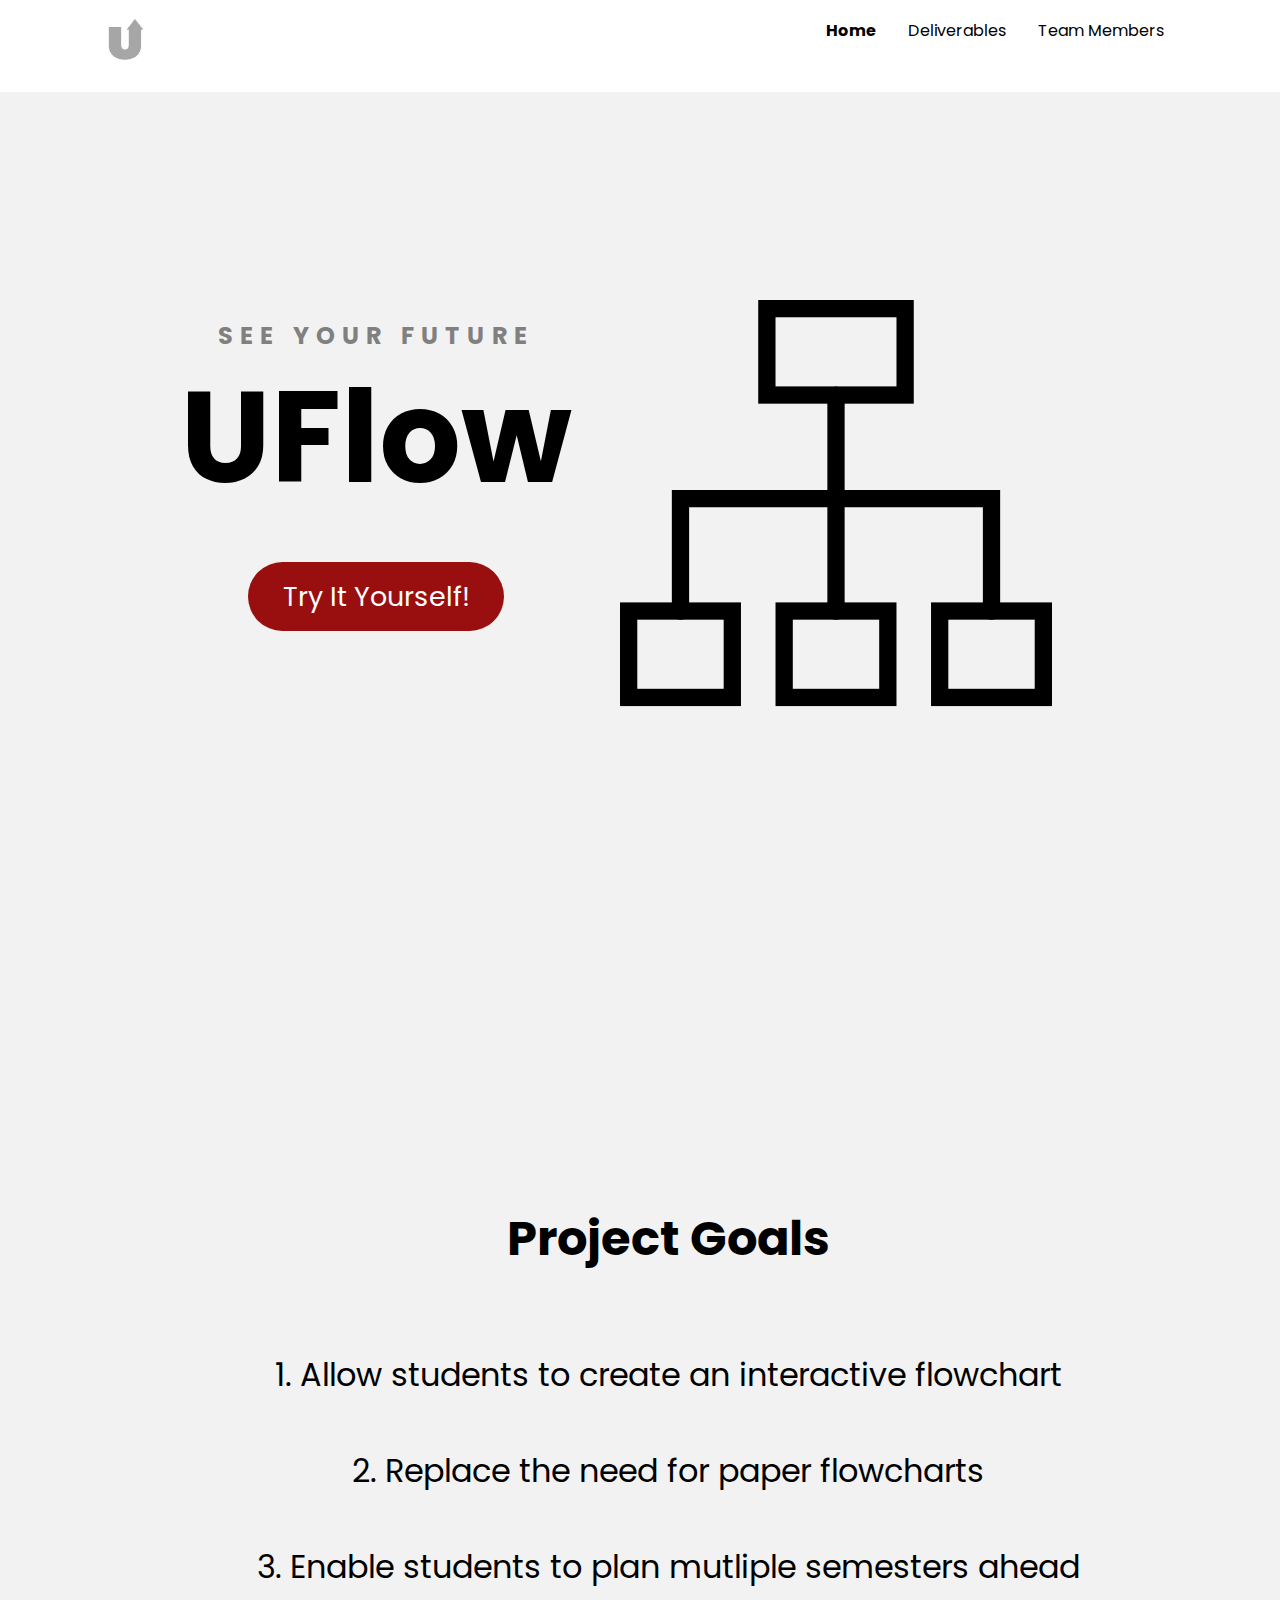
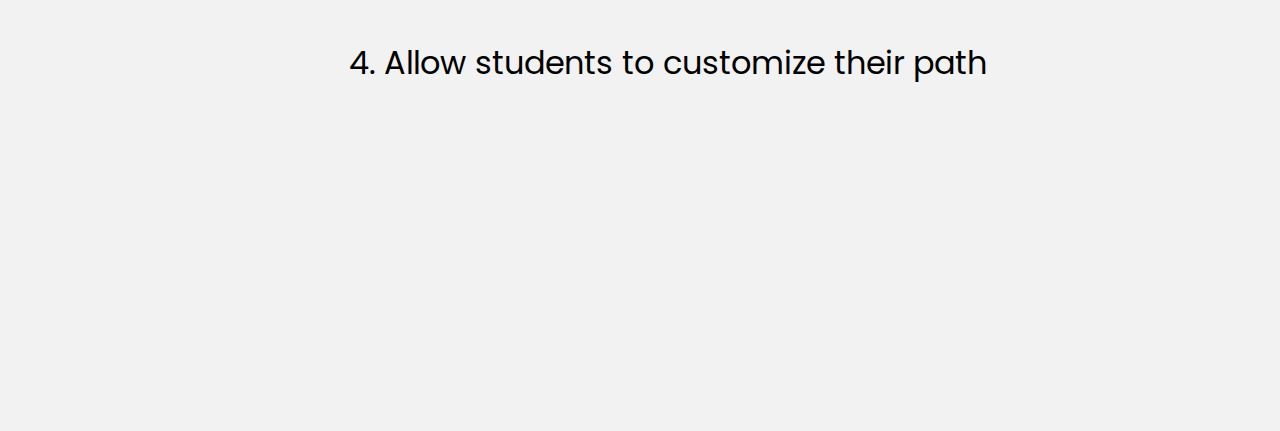
<file: index.html>
<!DOCTYPE html>
<html lang="en">
<head>
    <meta charset="UTF-8">
    <meta name="viewport" content="width=device-width, initial-scale=1.0">
    <meta http-equiv="X-UA-Compatible" content="ie=edge">
    <title>UFlow</title>
    <link rel="stylesheet" href="css/main.css">
</head>
<body>
    <div class = "navbar">
        <div class = "container">
            <a class = "logo" href="#"><img src="images/logo.png" alt="logo" style="width:52px;height:52px;"></a>
            <img id = "mobile-cta" class = "mobile-menu" src="images/hamburger-menu.svg" alt="Open Navigation">
            <nav>
                <img id = "mobile-exit" class = "mobile-menu-exit" src="images/exit-icon.svg" alt="Exit Navigation">
                <ul class = "primary-nav">
                    <li class = "current"><a href="index.html">Home</a></li>
                    <li><a href="deliverables.html">Deliverables</a></li>
                    <li><a href="members.html">Team Members</a></li>
                </ul>

            </nav>
        </div>
    </div>

    <section  class = "hero">
        <div class = "container">
            <div class = "left-col">
                <p class = "subhead">See your future</p>
                <h1>UFlow</h1>
                <div class="hero-cta">
                    <a href="https://uflow-alabama.herokuapp.com/" class = "primary-cta">Try It Yourself!</a>
                </div>
            </div>
            <img src="images/flow.svg" class = "hero-img" alt="">
        </div>
    </section>

    <section class = "project-goals">
        <div class="container">
            <h2>Project Goals</h2>
            <ul>
                <li>1. Allow students to create an interactive flowchart</li>
                <li>2. Replace the need for paper flowcharts</li>
                <li>3. Enable students to plan mutliple semesters ahead</li>
                <li>4. Allow students to customize their path</li>
            </ul>
        </div>

    </section>

    <script>
        const mobileBtn = document.getElementById('mobile-cta')
            nav = document.querySelector('nav')
            mobileBtnExit = document.getElementById('mobile-exit');

        mobileBtn.addEventListener('click', () => {
            nav.classList.add('menu-btn');
        })

        mobileBtnExit.addEventListener('click', () => {
            nav.classList.remove('menu-btn');
        })
    </script>
</body>
</html>
</file>
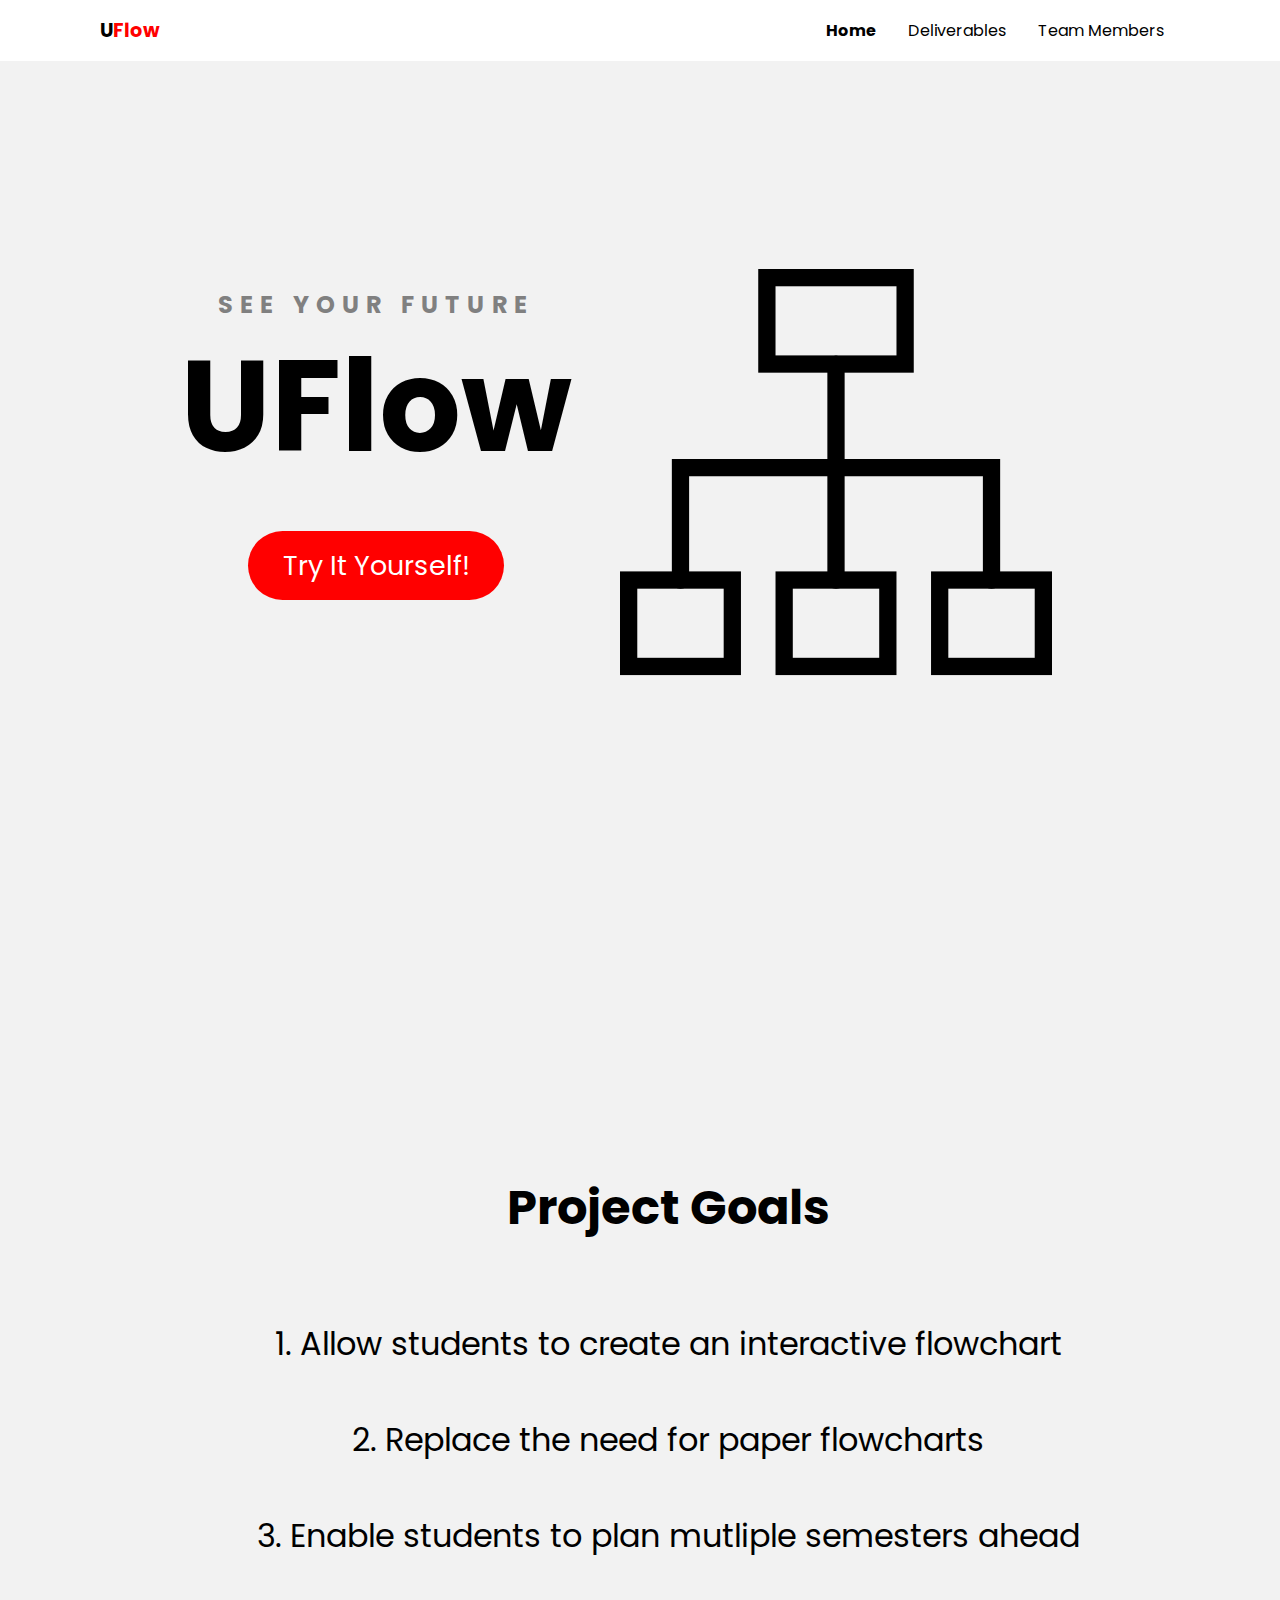
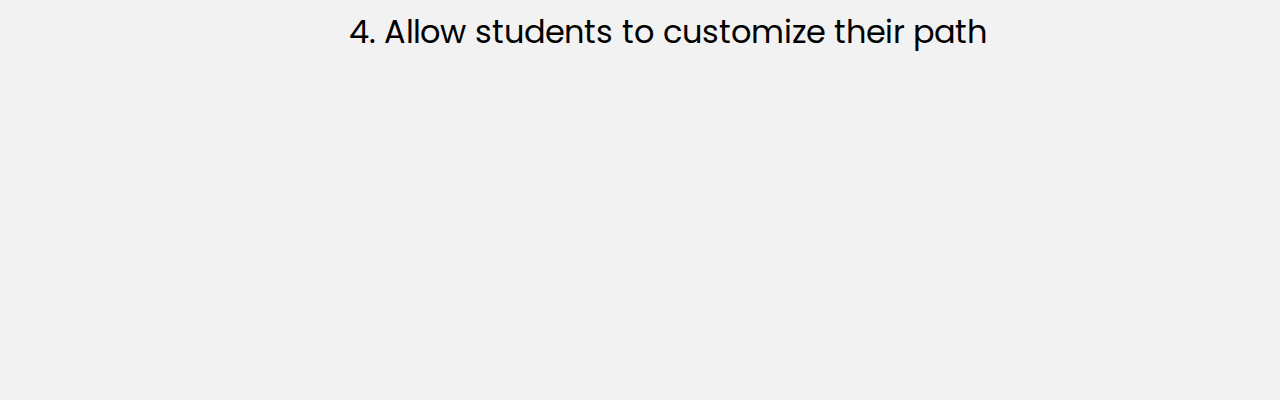
<file: project-website/index.html>
<!DOCTYPE html>
<html lang="en">
<head>
    <meta charset="UTF-8">
    <meta name="viewport" content="width=device-width, initial-scale=1.0">
    <meta http-equiv="X-UA-Compatible" content="ie=edge">
    <title>UFlow</title>
    <link rel="stylesheet" href="css/main.css">
</head>
<body>
    <div class = "navbar">
        <div class = "container">
            <a class = "logo" href="#">U<span>Flow</span></a>
            <img id = "mobile-cta" class = "mobile-menu" src="images/hamburger-menu.svg" alt="Open Navigation">
            <nav>
                <img id = "mobile-exit" class = "mobile-menu-exit" src="images/exit-icon.svg" alt="Exit Navigation">
                <ul class = "primary-nav">
                    <li class = "current"><a href="index.html">Home</a></li>
                    <li><a href="deliverables.html">Deliverables</a></li>
                    <li><a href="members.html">Team Members</a></li>
                </ul>

            </nav>
        </div>
    </div>

    <section  class = "hero">
        <div class = "container">
            <div class = "left-col">
                <p class = "subhead">See your future</p>
                <h1>UFlow</h1>
                <div class="hero-cta">
                    <a href="#" class = "primary-cta">Try It Yourself!</a>
                </div>
            </div>
            <img src="images/flow.svg" class = "hero-img" alt="">
        </div>
    </section>

    <section class = "project-goals">
        <div class="container">
            <h2>Project Goals</h2>
            <ul>
                <li>1. Allow students to create an interactive flowchart</li>
                <li>2. Replace the need for paper flowcharts</li>
                <li>3. Enable students to plan mutliple semesters ahead</li>
                <li>4. Allow students to customize their path</li>
            </ul>
        </div>

    </section>

    <script>
        const mobileBtn = document.getElementById('mobile-cta')
            nav = document.querySelector('nav')
            mobileBtnExit = document.getElementById('mobile-exit');

        mobileBtn.addEventListener('click', () => {
            nav.classList.add('menu-btn');
        })

        mobileBtnExit.addEventListener('click', () => {
            nav.classList.remove('menu-btn');
        })
    </script>
</body>
</html>
</file>
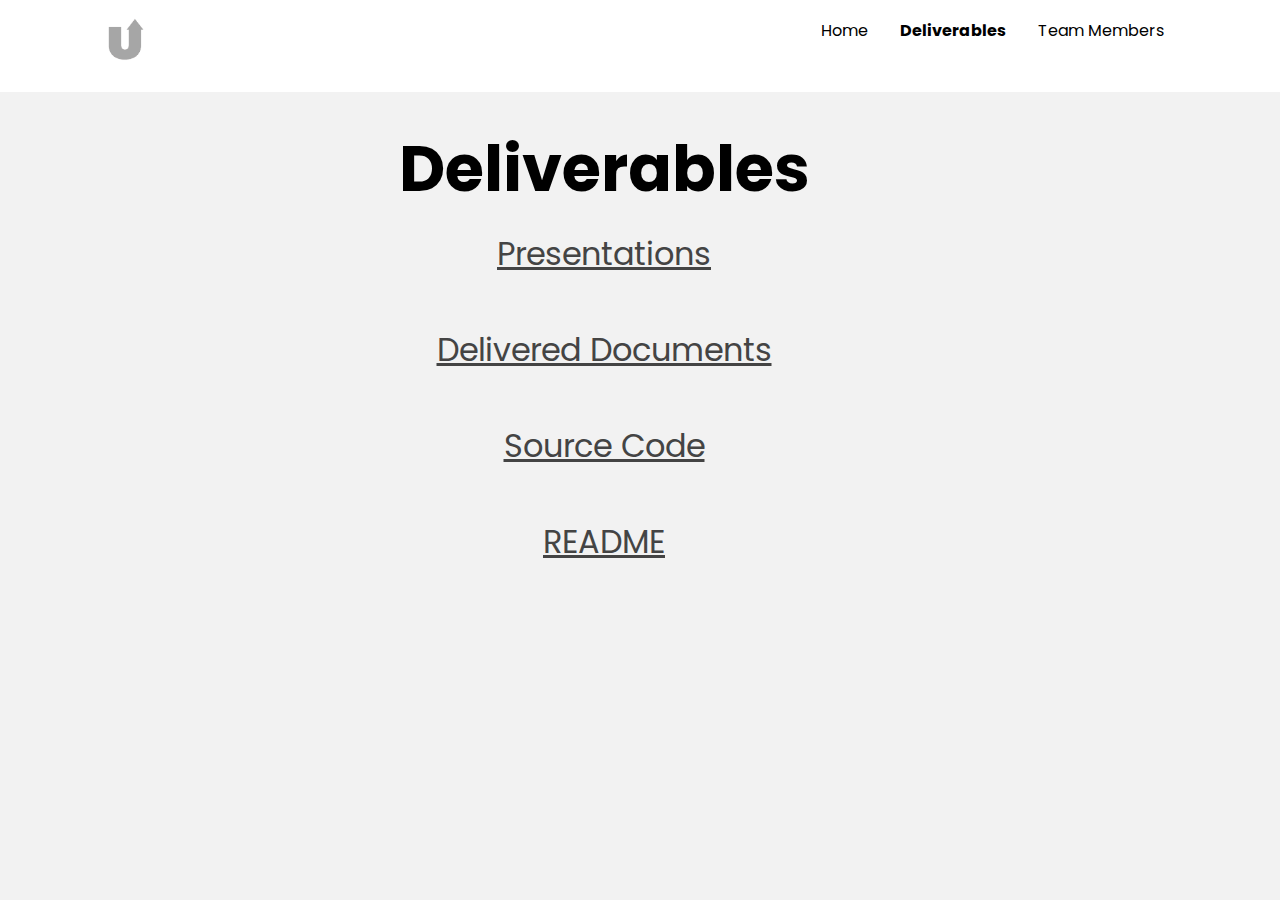
<file: deliverables.html>
<!DOCTYPE html>
<html lang="en">
<head>
    <meta charset="UTF-8">
    <meta name="viewport" content="width=device-width, initial-scale=1.0">
    <meta http-equiv="X-UA-Compatible" content="ie=edge">
    <title>UFlow</title>
    <link rel="stylesheet" href="css/deliverables.css">
</head>
<body>
    <div class = "navbar">
            <div class = "container">
                <a class = "logo" href="#"><img src="images/logo.png" alt="logo" style="width:52px;height:52px;"></a>
                <img id = "mobile-cta" class = "mobile-menu" src="images/hamburger-menu.svg" alt="Open Navigation">
                <nav>
                    <img id = "mobile-exit" class = "mobile-menu-exit" src="images/exit-icon.svg" alt="Exit Navigation">
                    <ul class = "primary-nav">
                        <li ><a href="index.html">Home</a></li>
                        <li class = "current"><a href="#">Deliverables</a></li>
                        <li><a href="members.html">Team Members</a></li>
                    </ul>
                </nav>
            </div>
        </div>
        <section class = "project-links">
                <div class="container">
                    <h2>Deliverables</h2>
                    <ul>
                        <li><a href="presentations.html">Presentations</a></li>
                        <li><a href="project-deliverables.html">Delivered Documents</a></li>
                        <li><a href="https://github.com/cmbaumann/uflow/tree/main">Source Code</a></li>
                        <li><a href="readme.html">README</a></li>
                    </ul>
                </div>
        </section>
        <script>
                const mobileBtn = document.getElementById('mobile-cta')
                    nav = document.querySelector('nav')
                    mobileBtnExit = document.getElementById('mobile-exit');
        
                mobileBtn.addEventListener('click', () => {
                    nav.classList.add('menu-btn');
                })
        
                mobileBtnExit.addEventListener('click', () => {
                    nav.classList.remove('menu-btn');
                })
        </script>
</body>
</html>
</file>
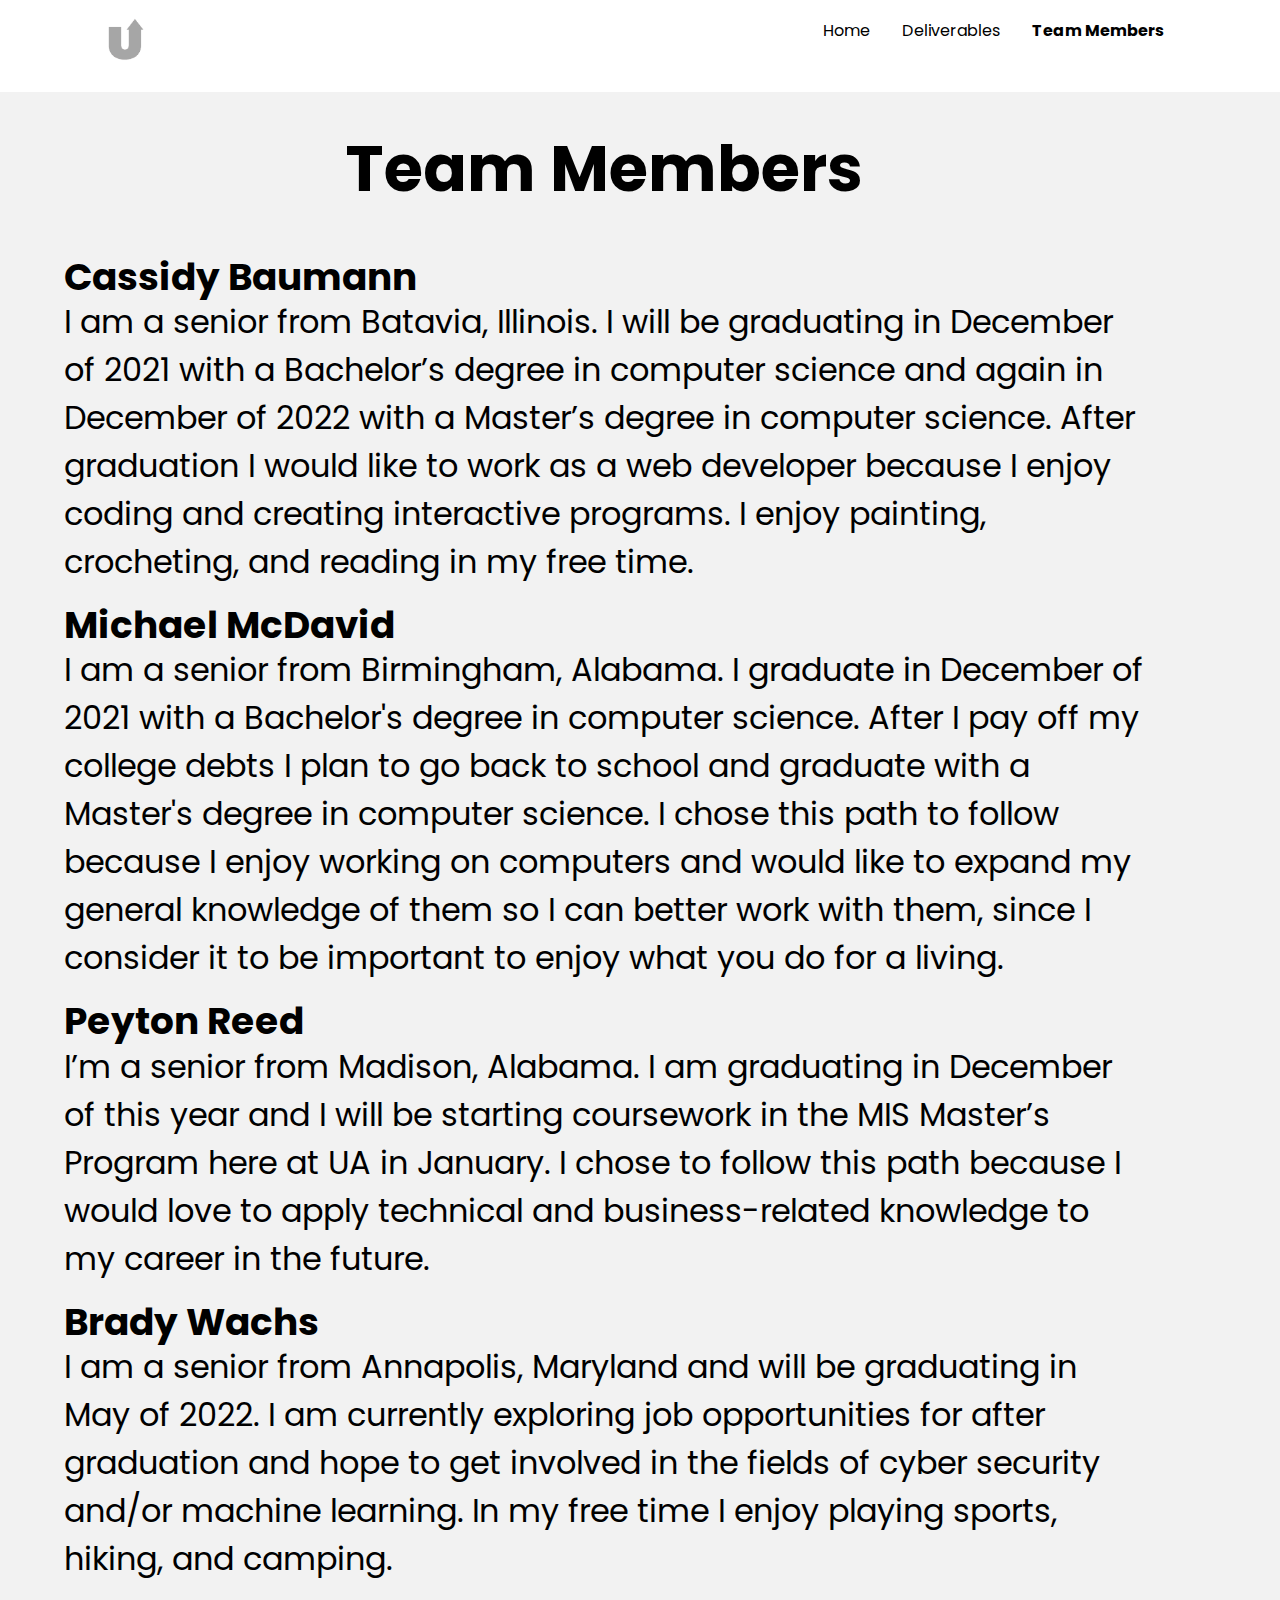
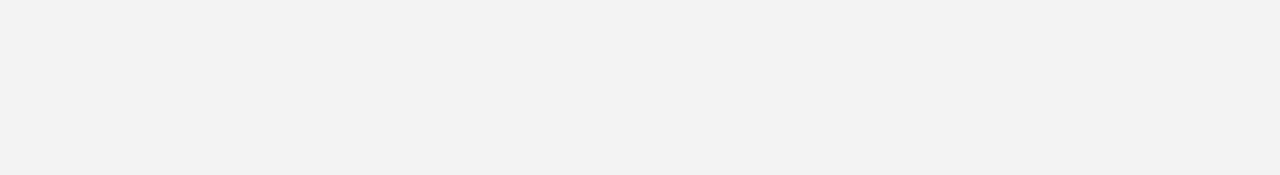
<file: members.html>
<!DOCTYPE html>
<html lang="en">
<head>
    <meta charset="UTF-8">
    <meta name="viewport" content="width=device-width, initial-scale=1.0">
    <meta http-equiv="X-UA-Compatible" content="ie=edge">
    <title>UFlow</title>
    <link rel="stylesheet" href="css/members.css">
</head>
<body>
    <div class = "navbar">
            <div class = "container">
                <a class = "logo" href="#"><img src="images/logo.png" alt="logo" style="width:52px;height:52px;"></a>
                <img id = "mobile-cta" class = "mobile-menu" src="images/hamburger-menu.svg" alt="Open Navigation">
                <nav>
                    <img id = "mobile-exit" class = "mobile-menu-exit" src="images/exit-icon.svg" alt="Exit Navigation">
                    <ul class = "primary-nav">
                        <li ><a href="index.html">Home</a></li>
                        <li><a href="deliverables.html">Deliverables</a></li>
                        <li class = "current"><a href="#">Team Members</a></li>
                    </ul>
                </nav>
            </div>
        </div>
        <section class = "members">
                <div class="container">
                    <h2>Team Members</h2>
                    <h3>Cassidy Baumann</h3>
                    <p>I am a senior from Batavia, Illinois. I will be graduating in December of 2021 with a Bachelor’s degree in computer science and again in December of 2022 with a Master’s degree in computer science.  After graduation I would like to work as a web developer because I enjoy coding and creating interactive programs. I enjoy painting, crocheting, and reading in my free time. </p>
                    <h3>Michael McDavid</h3>
                    <p>I am a senior from Birmingham, Alabama. I graduate in December of 2021 with a Bachelor's degree in computer science. After I pay off my college debts I plan to go back to school and graduate with a Master's degree in computer science. I chose this path to follow because I enjoy working on computers and would like to expand my general knowledge of them so I can better work with them, since I consider it to be important to enjoy what you do for a living.</p>
                    <h3>Peyton Reed</h3>
                    <p>I’m a senior from Madison, Alabama. I am graduating in December of this year and I will be starting coursework in the MIS Master’s Program here at UA in January. I chose to follow this path because I would love to apply technical and business-related knowledge to my career in the future.</p>
                    <h3>Brady Wachs</h3>
                    <p>I am a senior from Annapolis, Maryland and will be graduating in May of 2022. I am currently exploring job opportunities for after graduation and hope to get involved in the fields of cyber security and/or machine learning. In my free time I enjoy playing sports, hiking, and camping. </p>
                </div>
        
        </section>
        <script>
                const mobileBtn = document.getElementById('mobile-cta')
                    nav = document.querySelector('nav')
                    mobileBtnExit = document.getElementById('mobile-exit');
        
                mobileBtn.addEventListener('click', () => {
                    nav.classList.add('menu-btn');
                })
        
                mobileBtnExit.addEventListener('click', () => {
                    nav.classList.remove('menu-btn');
                })
        </script>
</body>
</html>
</file>
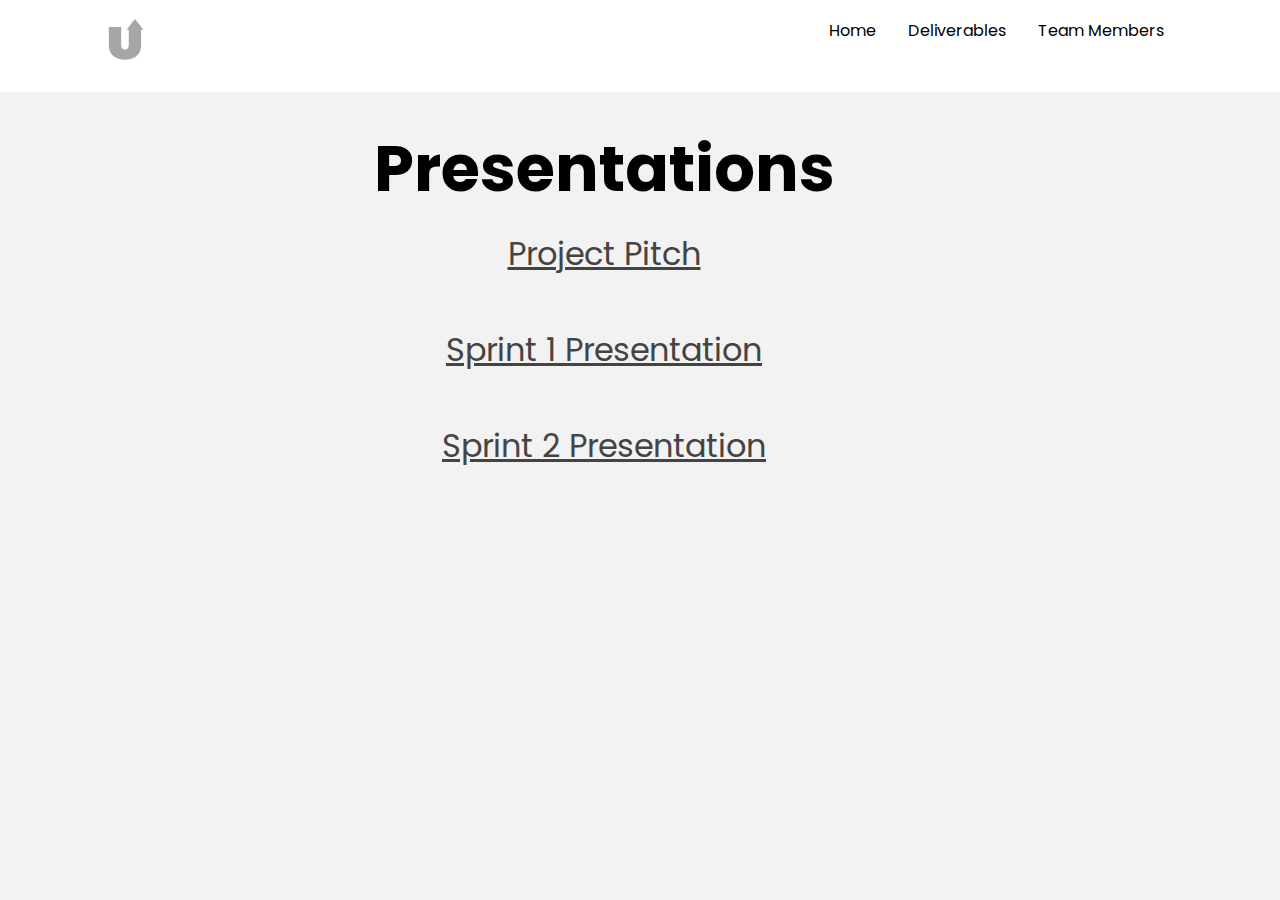
<file: presentations.html>
<!DOCTYPE html>
<html lang="en">
<head>
    <meta charset="UTF-8">
    <meta name="viewport" content="width=device-width, initial-scale=1.0">
    <meta http-equiv="X-UA-Compatible" content="ie=edge">
    <title>UFlow</title>
    <link rel="stylesheet" href="css/deliverables.css">
</head>
<body>
    <div class = "navbar">
            <div class = "container">
                <a class = "logo" href="#"><img src="images/logo.png" alt="logo" style="width:52px;height:52px;"></a>
                <img id = "mobile-cta" class = "mobile-menu" src="images/hamburger-menu.svg" alt="Open Navigation">
                <nav>
                    <img id = "mobile-exit" class = "mobile-menu-exit" src="images/exit-icon.svg" alt="Exit Navigation">
                    <ul class = "primary-nav">
                        <li ><a href="index.html">Home</a></li>
                        <li><a href="deliverables.html">Deliverables</a></li>
                        <li><a href="members.html">Team Members</a></li>
                    </ul>
                </nav>
            </div>
        </div>
        <section class = "project-links">
                <div class="container">
                    <h2>Presentations</h2>
                    <ul>
                        <li><a href="https://alabama.app.box.com/file/854819327906">Project Pitch</a></li>
                        <li><a href="https://alabama.app.box.com/file/865830405823">Sprint 1 Presentation</a></li>
                        <li><a href="#">Sprint 2 Presentation</a></li>
                    </ul>
                </div>
        </section>
        <script>
                const mobileBtn = document.getElementById('mobile-cta')
                    nav = document.querySelector('nav')
                    mobileBtnExit = document.getElementById('mobile-exit');
        
                mobileBtn.addEventListener('click', () => {
                    nav.classList.add('menu-btn');
                })
        
                mobileBtnExit.addEventListener('click', () => {
                    nav.classList.remove('menu-btn');
                })
        </script>
</body>
</html>
</file>
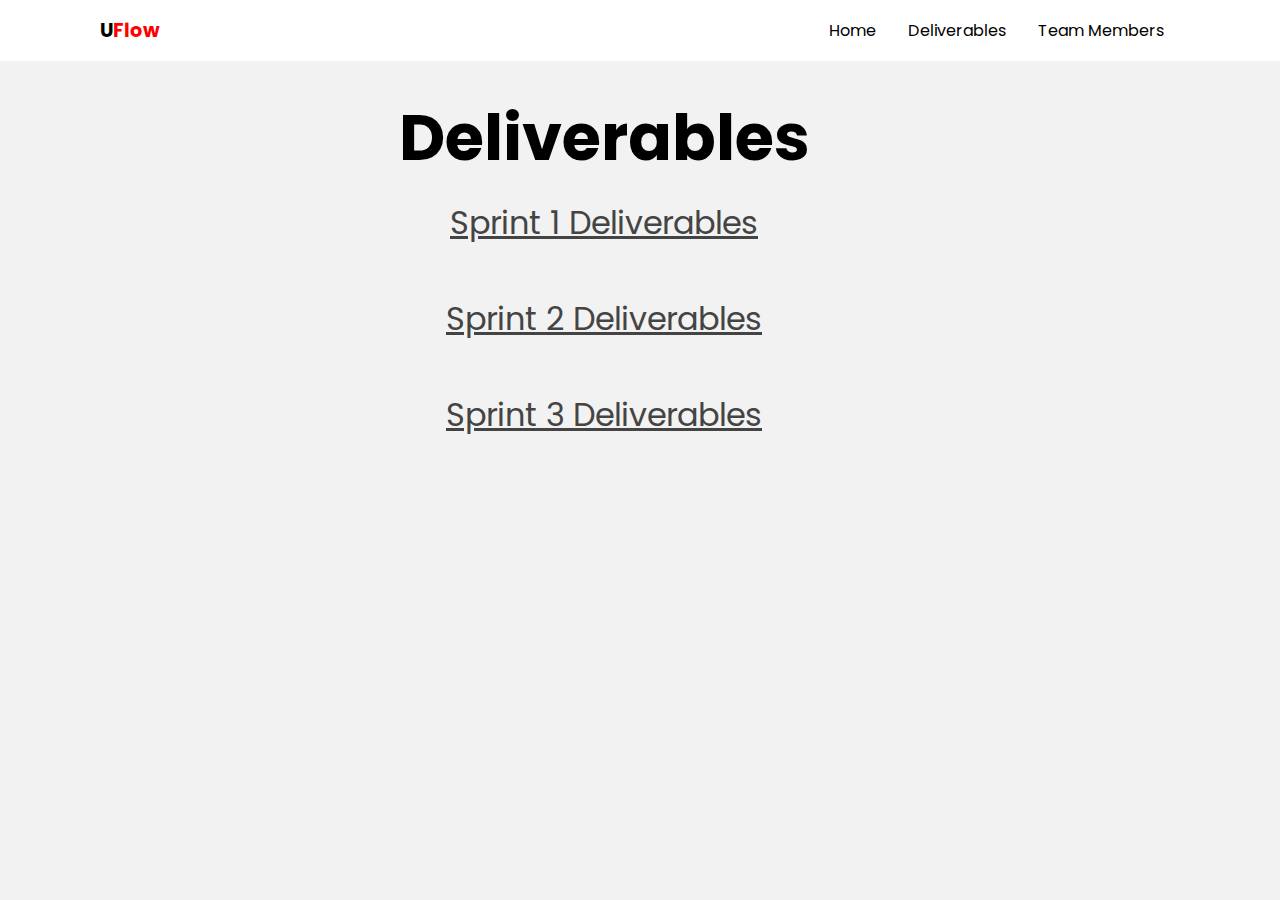
<file: project-deliverables.html>
<!DOCTYPE html>
<html lang="en">
<head>
    <meta charset="UTF-8">
    <meta name="viewport" content="width=device-width, initial-scale=1.0">
    <meta http-equiv="X-UA-Compatible" content="ie=edge">
    <title>UFlow</title>
    <link rel="stylesheet" href="css/deliverables.css">
</head>
<body>
    <div class = "navbar">
            <div class = "container">
                <a class = "logo" href="#">U<span>Flow</span></a>
                <img id = "mobile-cta" class = "mobile-menu" src="images/hamburger-menu.svg" alt="Open Navigation">
                <nav>
                    <img id = "mobile-exit" class = "mobile-menu-exit" src="images/exit-icon.svg" alt="Exit Navigation">
                    <ul class = "primary-nav">
                        <li ><a href="index.html">Home</a></li>
                        <li><a href="deliverables.html">Deliverables</a></li>
                        <li><a href="members.html">Team Members</a></li>
                    </ul>
                </nav>
            </div>
        </div>
        <section class = "project-links">
                <div class="container">
                    <h2>Deliverables</h2>
                    <ul>
                        <li><a href="https://alabama.app.box.com/folder/146234044565">Sprint 1 Deliverables</a></li>
                        <li><a href="https://alabama.app.box.com/folder/146234651617">Sprint 2 Deliverables</a></li>
                        <li><a href="https://alabama.app.box.com/folder/146235450483">Sprint 3 Deliverables</a></li>
                    </ul>
                </div>
        </section>
        <script>
                const mobileBtn = document.getElementById('mobile-cta')
                    nav = document.querySelector('nav')
                    mobileBtnExit = document.getElementById('mobile-exit');
        
                mobileBtn.addEventListener('click', () => {
                    nav.classList.add('menu-btn');
                })
        
                mobileBtnExit.addEventListener('click', () => {
                    nav.classList.remove('menu-btn');
                })
        </script>
</body>
</html>
</file>
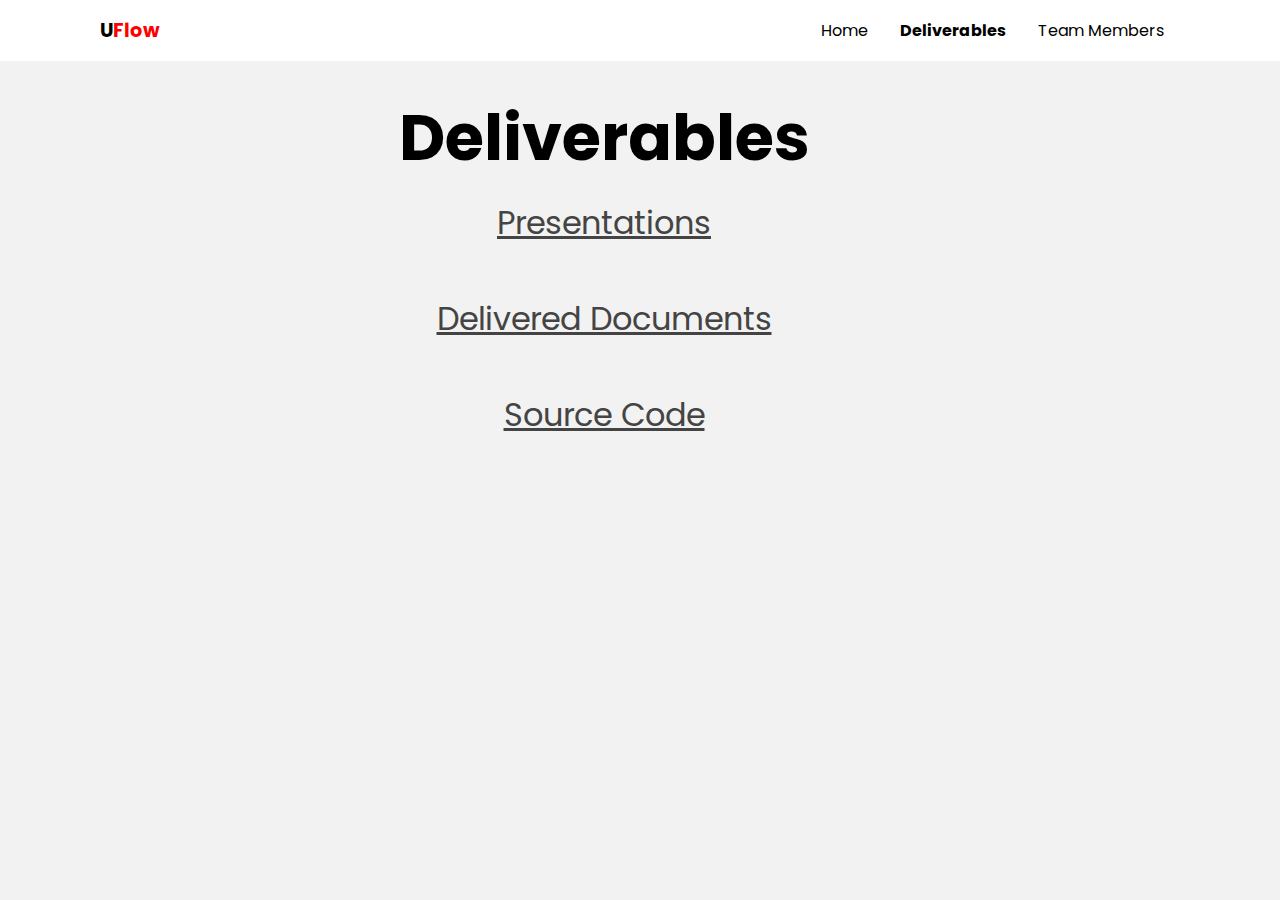
<file: project-website/deliverables.html>
<!DOCTYPE html>
<html lang="en">
<head>
    <meta charset="UTF-8">
    <meta name="viewport" content="width=device-width, initial-scale=1.0">
    <meta http-equiv="X-UA-Compatible" content="ie=edge">
    <title>UFlow</title>
    <link rel="stylesheet" href="css/deliverables.css">
</head>
<body>
    <div class = "navbar">
            <div class = "container">
                <a class = "logo" href="#">U<span>Flow</span></a>
                <img id = "mobile-cta" class = "mobile-menu" src="images/hamburger-menu.svg" alt="Open Navigation">
                <nav>
                    <img id = "mobile-exit" class = "mobile-menu-exit" src="images/exit-icon.svg" alt="Exit Navigation">
                    <ul class = "primary-nav">
                        <li ><a href="index.html">Home</a></li>
                        <li class = "current"><a href="#">Deliverables</a></li>
                        <li><a href="members.html">Team Members</a></li>
                    </ul>
                </nav>
            </div>
        </div>
        <section class = "project-links">
                <div class="container">
                    <h2>Deliverables</h2>
                    <ul>
                        <li><a href="../../Presentations.zip" download>Presentations</a></li>
                        <li><a href="#">Delivered Documents</a></li>
                        <li><a href="https://github.com/cmbaumann/uflow/tree/main">Source Code</a></li>
                    </ul>
                </div>
        
        </section>
        <script>
                const mobileBtn = document.getElementById('mobile-cta')
                    nav = document.querySelector('nav')
                    mobileBtnExit = document.getElementById('mobile-exit');
        
                mobileBtn.addEventListener('click', () => {
                    nav.classList.add('menu-btn');
                })
        
                mobileBtnExit.addEventListener('click', () => {
                    nav.classList.remove('menu-btn');
                })
        </script>
</body>
</html>
</file>
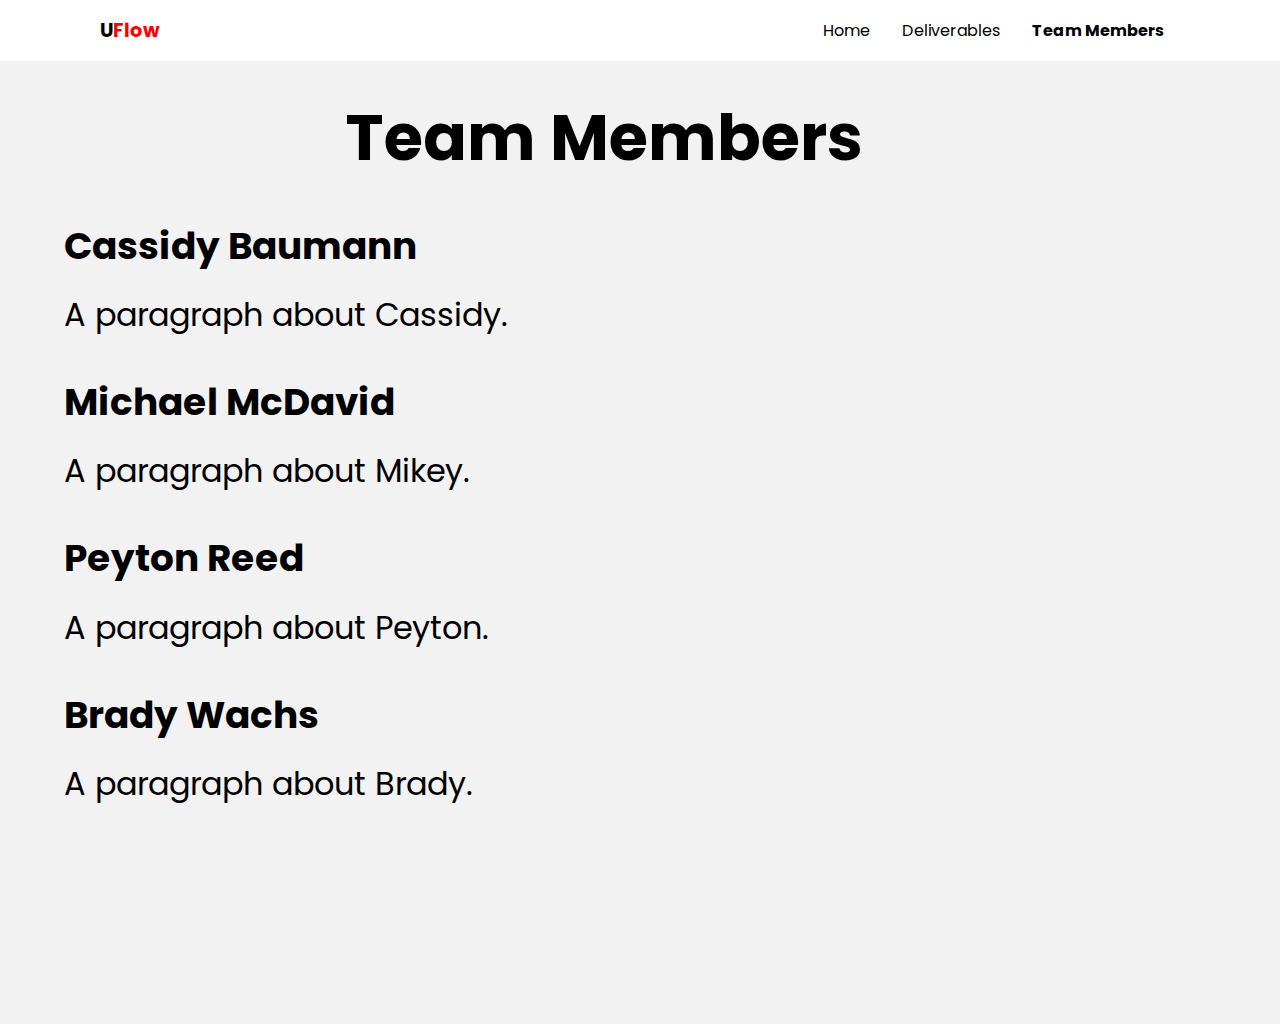
<file: project-website/members.html>
<!DOCTYPE html>
<html lang="en">
<head>
    <meta charset="UTF-8">
    <meta name="viewport" content="width=device-width, initial-scale=1.0">
    <meta http-equiv="X-UA-Compatible" content="ie=edge">
    <title>UFlow</title>
    <link rel="stylesheet" href="css/members.css">
</head>
<body>
    <div class = "navbar">
            <div class = "container">
                <a class = "logo" href="#">U<span>Flow</span></a>
                <img id = "mobile-cta" class = "mobile-menu" src="images/hamburger-menu.svg" alt="Open Navigation">
                <nav>
                    <img id = "mobile-exit" class = "mobile-menu-exit" src="images/exit-icon.svg" alt="Exit Navigation">
                    <ul class = "primary-nav">
                        <li ><a href="index.html">Home</a></li>
                        <li><a href="deliverables.html">Deliverables</a></li>
                        <li class = "current"><a href="#">Team Members</a></li>
                    </ul>
                </nav>
            </div>
        </div>
        <section class = "members">
                <div class="container">
                    <h2>Team Members</h2>
                    <h3>Cassidy Baumann</h3>
                    <p>A paragraph about Cassidy.</p>
                    <h3>Michael McDavid</h3>
                    <p>A paragraph about Mikey.</p>
                    <h3>Peyton Reed</h3>
                    <p>A paragraph about Peyton.</p>
                    <h3>Brady Wachs</h3>
                    <p>A paragraph about Brady.</p>
                </div>
        
        </section>
        <script>
                const mobileBtn = document.getElementById('mobile-cta')
                    nav = document.querySelector('nav')
                    mobileBtnExit = document.getElementById('mobile-exit');
        
                mobileBtn.addEventListener('click', () => {
                    nav.classList.add('menu-btn');
                })
        
                mobileBtnExit.addEventListener('click', () => {
                    nav.classList.remove('menu-btn');
                })
        </script>
</body>
</html>
</file>
<file: css/main.css>
@import url("https://fonts.googleapis.com/css2?family=Poppins:wght@400;700&display=swap");
body {
  background: #F2F2F2;
  margin: 0;
  font-family: 'Poppins';
}

.navbar {
  background: white;
  padding: 1em;
}

.navbar .logo {
  text-decoration: none;
  font-weight: bold;
  color: black;
  font-size: 1.2em;
}

.navbar .logo span {
  color: #990f0f;
}

.navbar nav {
  display: none;
}

.navbar .container {
  display: -webkit-box;
  display: -ms-flexbox;
  display: flex;
  place-content: space-between;
}

.navbar .mobile-menu {
  cursor: pointer;
}

a {
  color: #444444;
}

ul {
  list-style-type: none;
  margin: 0;
  padding: 0;
}

section {
  padding: 5em 2em;
}

.hero {
  text-align: center;
}

.left-col .subhead {
  text-transform: uppercase;
  font-weight: bold;
  color: gray;
  letter-spacing: 0.3em;
}

.left-col h1 {
  font-size: 3.5em;
  line-height: 1.3em;
  margin-top: 0.2em;
}

.left-col .primary-cta {
  background: #990f0f;
  color: white;
  text-decoration: none;
  padding: 0.6em 1.3em;
  font-size: 1.4em;
  border-radius: 5em;
}

.hero-img {
  width: 70%;
  margin-top: 3em;
  margin-bottom: -4em;
}

.project-goals {
  text-align: center;
  margin: 0;
  line-height: 3em;
  display: -ms-grid;
  display: grid;
}

nav.menu-btn {
  display: block;
}

nav {
  position: fixed;
  z-index: 999;
  width: 66%;
  right: 0;
  top: 0;
  background: #990f0f;
  height: 100vh;
  padding: 1em;
}

nav ul.primary-nav {
  margin-top: 5em;
}

nav li a {
  color: white;
  text-decoration: none;
  display: block;
  padding: 0.5em;
  font-size: 1.3em;
  text-align: right;
}

nav li:hover {
  font-weight: bold;
}

.mobile-menu-exit {
  float: right;
  margin: 0.5em;
  cursor: pointer;
  width: 10%;
}

@media only screen and (min-width: 768px) {
  .mobile-menu, .mobile-menu-exit {
    display: none;
  }
  .navbar .container {
    display: -ms-grid;
    display: grid;
    -ms-grid-columns: 180px auto;
        grid-template-columns: 180px auto;
  }
  .navbar nav {
    display: -webkit-box;
    display: -ms-flexbox;
    display: flex;
    -webkit-box-pack: justify;
        -ms-flex-pack: justify;
            justify-content: space-between;
    background: none;
    position: unset;
    height: auto;
    width: 100%;
    padding: 0;
  }
  .navbar nav ul {
    display: -webkit-box;
    display: -ms-flexbox;
    display: flex;
  }
  .navbar nav a {
    color: black;
    font-size: 1em;
    padding: 0.1em 1em;
  }
  .navbar nav ul.primary-nav {
    margin: 0;
  }
  .navbar nav li.current a {
    font-weight: bold;
  }
  .project-goals {
    font-size: 1.4em;
  }
  .hero-img {
    width: 50%;
  }
}

@media only screen and (min-width: 1080px) {
  .container {
    width: 1080px;
    margin: 0 auto;
  }
  section {
    padding: 10em 4em;
  }
  .hero .container {
    display: -webkit-box;
    display: -ms-flexbox;
    display: flex;
    -webkit-box-pack: justify;
        -ms-flex-pack: justify;
            justify-content: space-between;
    text-align: left;
  }
  .left-col {
    margin: 3em 3em 0 5em;
  }
  .left-col .subhead {
    font-size: 1.5em;
    text-align: center;
    line-height: 1em;
  }
  .left-col h1 {
    line-height: 1em;
    font-size: 8em;
    text-align: center;
    width: 90%;
  }
  .left-col .hero-cta {
    line-height: 1em;
    font-size: 1.2em;
    text-align: center;
  }
  .hero-img {
    width: 40%;
    margin-right: 8em;
  }
  .project-goals {
    margin-top: 0.1em;
    font-size: 2em;
  }
}
/*# sourceMappingURL=main.css.map */
</file>
<file: project-website/css/main.css>
@import url("https://fonts.googleapis.com/css2?family=Poppins:wght@400;700&display=swap");
body {
  background: #F2F2F2;
  margin: 0;
  font-family: 'Poppins';
}

.navbar {
  background: white;
  padding: 1em;
}

.navbar .logo {
  text-decoration: none;
  font-weight: bold;
  color: black;
  font-size: 1.2em;
}

.navbar .logo span {
  color: red;
}

.navbar nav {
  display: none;
}

.navbar .container {
  display: -webkit-box;
  display: -ms-flexbox;
  display: flex;
  place-content: space-between;
}

.navbar .mobile-menu {
  cursor: pointer;
}

a {
  color: #444444;
}

ul {
  list-style-type: none;
  margin: 0;
  padding: 0;
}

section {
  padding: 5em 2em;
}

.hero {
  text-align: center;
}

.left-col .subhead {
  text-transform: uppercase;
  font-weight: bold;
  color: gray;
  letter-spacing: 0.3em;
}

.left-col h1 {
  font-size: 3.5em;
  line-height: 1.3em;
  margin-top: 0.2em;
}

.left-col .primary-cta {
  background: red;
  color: white;
  text-decoration: none;
  padding: 0.6em 1.3em;
  font-size: 1.4em;
  border-radius: 5em;
}

.hero-img {
  width: 70%;
  margin-top: 3em;
  margin-bottom: -4em;
}

.project-goals {
  text-align: center;
  margin: 0;
  line-height: 3em;
  display: -ms-grid;
  display: grid;
}

nav.menu-btn {
  display: block;
}

nav {
  position: fixed;
  z-index: 999;
  width: 66%;
  right: 0;
  top: 0;
  background: red;
  height: 100vh;
  padding: 1em;
}

nav ul.primary-nav {
  margin-top: 5em;
}

nav li a {
  color: white;
  text-decoration: none;
  display: block;
  padding: 0.5em;
  font-size: 1.3em;
  text-align: right;
}

nav li:hover {
  font-weight: bold;
}

.mobile-menu-exit {
  float: right;
  margin: 0.5em;
  cursor: pointer;
  width: 10%;
}

@media only screen and (min-width: 768px) {
  .mobile-menu, .mobile-menu-exit {
    display: none;
  }
  .navbar .container {
    display: -ms-grid;
    display: grid;
    -ms-grid-columns: 180px auto;
        grid-template-columns: 180px auto;
  }
  .navbar nav {
    display: -webkit-box;
    display: -ms-flexbox;
    display: flex;
    -webkit-box-pack: justify;
        -ms-flex-pack: justify;
            justify-content: space-between;
    background: none;
    position: unset;
    height: auto;
    width: 100%;
    padding: 0;
  }
  .navbar nav ul {
    display: -webkit-box;
    display: -ms-flexbox;
    display: flex;
  }
  .navbar nav a {
    color: black;
    font-size: 1em;
    padding: 0.1em 1em;
  }
  .navbar nav ul.primary-nav {
    margin: 0;
  }
  .navbar nav li.current a {
    font-weight: bold;
  }
  .project-goals {
    font-size: 1.4em;
  }
  .hero-img {
    width: 50%;
  }
}

@media only screen and (min-width: 1080px) {
  .container {
    width: 1080px;
    margin: 0 auto;
  }
  section {
    padding: 10em 4em;
  }
  .hero .container {
    display: -webkit-box;
    display: -ms-flexbox;
    display: flex;
    -webkit-box-pack: justify;
        -ms-flex-pack: justify;
            justify-content: space-between;
    text-align: left;
  }
  .left-col {
    margin: 3em 3em 0 5em;
  }
  .left-col .subhead {
    font-size: 1.5em;
    text-align: center;
    line-height: 1em;
  }
  .left-col h1 {
    line-height: 1em;
    font-size: 8em;
    text-align: center;
    width: 90%;
  }
  .left-col .hero-cta {
    line-height: 1em;
    font-size: 1.2em;
    text-align: center;
  }
  .hero-img {
    width: 40%;
    margin-right: 8em;
  }
  .project-goals {
    margin-top: 0.1em;
    font-size: 2em;
  }
}
/*# sourceMappingURL=main.css.map */
</file>
<file: css/deliverables.css>
@import url("https://fonts.googleapis.com/css2?family=Poppins:wght@400;700&display=swap");
body {
  background: #F2F2F2;
  margin: 0;
  font-family: 'Poppins';
}

.navbar {
  background: white;
  padding: 1em;
}

.navbar .logo {
  text-decoration: none;
  font-weight: bold;
  color: black;
  font-size: 1.2em;
}

.navbar .logo span {
  color: red;
}

.navbar nav {
  display: none;
}

.navbar .container {
  display: -webkit-box;
  display: -ms-flexbox;
  display: flex;
  place-content: space-between;
}

.navbar .mobile-menu {
  cursor: pointer;
}

a {
  color: #444444;
}

ul {
  list-style-type: none;
  margin: 0;
  padding: 0;
}

section {
  padding: 5em 2em;
}

.project-links {
  text-align: center;
  margin: 0;
  line-height: 3em;
  display: -ms-grid;
  display: grid;
}

.project-links .container {
  text-align: center;
  margin: 0;
  line-height: 3em;
  display: -ms-grid;
  display: grid;
}

.project-links .container h2 {
  font-size: 2em;
  margin-top: -2.1em;
}

.project-links .container ul {
  text-align: center;
  margin-top: -2em;
  font-size: 1em;
}

nav.menu-btn {
  display: block;
}

nav {
  position: fixed;
  z-index: 999;
  width: 66%;
  right: 0;
  top: 0;
  background: red;
  height: 100vh;
  padding: 1em;
}

nav ul.primary-nav {
  margin-top: 5em;
}

nav li a {
  color: white;
  text-decoration: none;
  display: block;
  padding: 0.5em;
  font-size: 1.3em;
  text-align: right;
}

nav li:hover {
  font-weight: bold;
}

.mobile-menu-exit {
  float: right;
  margin: 0.5em;
  cursor: pointer;
  width: 10%;
}

@media only screen and (min-width: 768px) {
  .mobile-menu, .mobile-menu-exit {
    display: none;
  }
  .navbar .container {
    display: -ms-grid;
    display: grid;
    -ms-grid-columns: 180px auto;
        grid-template-columns: 180px auto;
  }
  .navbar nav {
    display: -webkit-box;
    display: -ms-flexbox;
    display: flex;
    -webkit-box-pack: justify;
        -ms-flex-pack: justify;
            justify-content: space-between;
    background: none;
    position: unset;
    height: auto;
    width: 100%;
    padding: 0;
  }
  .navbar nav ul {
    display: -webkit-box;
    display: -ms-flexbox;
    display: flex;
  }
  .navbar nav a {
    color: black;
    font-size: 1em;
    padding: 0.1em 1em;
  }
  .navbar nav ul.primary-nav {
    margin: 0;
  }
  .navbar nav li.current a {
    font-weight: bold;
  }
  .project-links {
    font-size: 1.4em;
  }
}

@media only screen and (min-width: 1080px) {
  .container {
    width: 1080px;
    margin: 0 auto;
  }
  .project-links {
    margin-top: 0.1em;
    font-size: 2em;
  }
}
/*# sourceMappingURL=deliverables.css.map */
</file>
<file: css/members.css>
@import url("https://fonts.googleapis.com/css2?family=Poppins:wght@400;700&display=swap");
body {
  background: #F2F2F2;
  margin: 0;
  font-family: 'Poppins';
}

.navbar {
  background: white;
  padding: 1em;
}

.navbar .logo {
  text-decoration: none;
  font-weight: bold;
  color: black;
  font-size: 1.2em;
}

.navbar .logo span {
  color: red;
}

.navbar nav {
  display: none;
}

.navbar .container {
  display: -webkit-box;
  display: -ms-flexbox;
  display: flex;
  place-content: space-between;
}

.navbar .mobile-menu {
  cursor: pointer;
}

a {
  color: #444444;
}

ul {
  list-style-type: none;
  margin: 0;
  padding: 0;
}

section {
  padding: 5em 2em;
}

.members .container {
  text-align: center;
  margin: 0;
  line-height: 3em;
  display: -ms-grid;
  display: grid;
}

.members .container h2 {
  font-size: 2em;
  margin-top: -2.1em;
}

.members .container h3 {
  text-align: left;
  margin-top: -1.1em;
}

.members .container p {
  text-align: left;
  margin-top: -2em;
  line-height: 1.5em;
  font-size: 1em;
}

nav.menu-btn {
  display: block;
}

nav {
  position: fixed;
  z-index: 999;
  width: 66%;
  right: 0;
  top: 0;
  background: red;
  height: 100vh;
  padding: 1em;
}

nav ul.primary-nav {
  margin-top: 5em;
}

nav li a {
  color: white;
  text-decoration: none;
  display: block;
  padding: 0.5em;
  font-size: 1.3em;
  text-align: right;
}

nav li:hover {
  font-weight: bold;
}

.mobile-menu-exit {
  float: right;
  margin: 0.5em;
  cursor: pointer;
  width: 10%;
}

@media only screen and (min-width: 768px) {
  .mobile-menu, .mobile-menu-exit {
    display: none;
  }
  .navbar .container {
    display: -ms-grid;
    display: grid;
    -ms-grid-columns: 180px auto;
        grid-template-columns: 180px auto;
  }
  .navbar nav {
    display: -webkit-box;
    display: -ms-flexbox;
    display: flex;
    -webkit-box-pack: justify;
        -ms-flex-pack: justify;
            justify-content: space-between;
    background: none;
    position: unset;
    height: auto;
    width: 100%;
    padding: 0;
  }
  .navbar nav ul {
    display: -webkit-box;
    display: -ms-flexbox;
    display: flex;
  }
  .navbar nav a {
    color: black;
    font-size: 1em;
    padding: 0.1em 1em;
  }
  .navbar nav ul.primary-nav {
    margin: 0;
  }
  .navbar nav li.current a {
    font-weight: bold;
  }
  .members {
    font-size: 1.4em;
  }
}

@media only screen and (min-width: 1080px) {
  .container {
    width: 1080px;
    margin: 0 auto;
  }
  .members {
    margin-top: 0.1em;
    font-size: 2em;
  }
}
/*# sourceMappingURL=members.css.map */
</file>
<file: project-website/css/deliverables.css>
@import url("https://fonts.googleapis.com/css2?family=Poppins:wght@400;700&display=swap");
body {
  background: #F2F2F2;
  margin: 0;
  font-family: 'Poppins';
}

.navbar {
  background: white;
  padding: 1em;
}

.navbar .logo {
  text-decoration: none;
  font-weight: bold;
  color: black;
  font-size: 1.2em;
}

.navbar .logo span {
  color: red;
}

.navbar nav {
  display: none;
}

.navbar .container {
  display: -webkit-box;
  display: -ms-flexbox;
  display: flex;
  place-content: space-between;
}

.navbar .mobile-menu {
  cursor: pointer;
}

a {
  color: #444444;
}

ul {
  list-style-type: none;
  margin: 0;
  padding: 0;
}

section {
  padding: 5em 2em;
}

.project-links {
  text-align: center;
  margin: 0;
  line-height: 3em;
  display: -ms-grid;
  display: grid;
}

.project-links .container {
  text-align: center;
  margin: 0;
  line-height: 3em;
  display: -ms-grid;
  display: grid;
}

.project-links .container h2 {
  font-size: 2em;
  margin-top: -2.1em;
}

.project-links .container ul {
  text-align: center;
  margin-top: -2em;
  font-size: 1em;
}

nav.menu-btn {
  display: block;
}

nav {
  position: fixed;
  z-index: 999;
  width: 66%;
  right: 0;
  top: 0;
  background: red;
  height: 100vh;
  padding: 1em;
}

nav ul.primary-nav {
  margin-top: 5em;
}

nav li a {
  color: white;
  text-decoration: none;
  display: block;
  padding: 0.5em;
  font-size: 1.3em;
  text-align: right;
}

nav li:hover {
  font-weight: bold;
}

.mobile-menu-exit {
  float: right;
  margin: 0.5em;
  cursor: pointer;
  width: 10%;
}

@media only screen and (min-width: 768px) {
  .mobile-menu, .mobile-menu-exit {
    display: none;
  }
  .navbar .container {
    display: -ms-grid;
    display: grid;
    -ms-grid-columns: 180px auto;
        grid-template-columns: 180px auto;
  }
  .navbar nav {
    display: -webkit-box;
    display: -ms-flexbox;
    display: flex;
    -webkit-box-pack: justify;
        -ms-flex-pack: justify;
            justify-content: space-between;
    background: none;
    position: unset;
    height: auto;
    width: 100%;
    padding: 0;
  }
  .navbar nav ul {
    display: -webkit-box;
    display: -ms-flexbox;
    display: flex;
  }
  .navbar nav a {
    color: black;
    font-size: 1em;
    padding: 0.1em 1em;
  }
  .navbar nav ul.primary-nav {
    margin: 0;
  }
  .navbar nav li.current a {
    font-weight: bold;
  }
  .project-links {
    font-size: 1.4em;
  }
}

@media only screen and (min-width: 1080px) {
  .container {
    width: 1080px;
    margin: 0 auto;
  }
  .project-links {
    margin-top: 0.1em;
    font-size: 2em;
  }
}
/*# sourceMappingURL=deliverables.css.map */
</file>
<file: project-website/css/members.css>
@import url("https://fonts.googleapis.com/css2?family=Poppins:wght@400;700&display=swap");
body {
  background: #F2F2F2;
  margin: 0;
  font-family: 'Poppins';
}

.navbar {
  background: white;
  padding: 1em;
}

.navbar .logo {
  text-decoration: none;
  font-weight: bold;
  color: black;
  font-size: 1.2em;
}

.navbar .logo span {
  color: red;
}

.navbar nav {
  display: none;
}

.navbar .container {
  display: -webkit-box;
  display: -ms-flexbox;
  display: flex;
  place-content: space-between;
}

.navbar .mobile-menu {
  cursor: pointer;
}

a {
  color: #444444;
}

ul {
  list-style-type: none;
  margin: 0;
  padding: 0;
}

section {
  padding: 5em 2em;
}

.members .container {
  text-align: center;
  margin: 0;
  line-height: 3em;
  display: -ms-grid;
  display: grid;
}

.members .container h2 {
  font-size: 2em;
  margin-top: -2.1em;
}

.members .container h3 {
  text-align: left;
  margin-top: -1.1em;
}

.members .container p {
  text-align: left;
  margin-top: -2em;
  font-size: 1em;
}

nav.menu-btn {
  display: block;
}

nav {
  position: fixed;
  z-index: 999;
  width: 66%;
  right: 0;
  top: 0;
  background: red;
  height: 100vh;
  padding: 1em;
}

nav ul.primary-nav {
  margin-top: 5em;
}

nav li a {
  color: white;
  text-decoration: none;
  display: block;
  padding: 0.5em;
  font-size: 1.3em;
  text-align: right;
}

nav li:hover {
  font-weight: bold;
}

.mobile-menu-exit {
  float: right;
  margin: 0.5em;
  cursor: pointer;
  width: 10%;
}

@media only screen and (min-width: 768px) {
  .mobile-menu, .mobile-menu-exit {
    display: none;
  }
  .navbar .container {
    display: -ms-grid;
    display: grid;
    -ms-grid-columns: 180px auto;
        grid-template-columns: 180px auto;
  }
  .navbar nav {
    display: -webkit-box;
    display: -ms-flexbox;
    display: flex;
    -webkit-box-pack: justify;
        -ms-flex-pack: justify;
            justify-content: space-between;
    background: none;
    position: unset;
    height: auto;
    width: 100%;
    padding: 0;
  }
  .navbar nav ul {
    display: -webkit-box;
    display: -ms-flexbox;
    display: flex;
  }
  .navbar nav a {
    color: black;
    font-size: 1em;
    padding: 0.1em 1em;
  }
  .navbar nav ul.primary-nav {
    margin: 0;
  }
  .navbar nav li.current a {
    font-weight: bold;
  }
  .members {
    font-size: 1.4em;
  }
}

@media only screen and (min-width: 1080px) {
  .container {
    width: 1080px;
    margin: 0 auto;
  }
  .members {
    margin-top: 0.1em;
    font-size: 2em;
  }
}
/*# sourceMappingURL=members.css.map */
</file>
